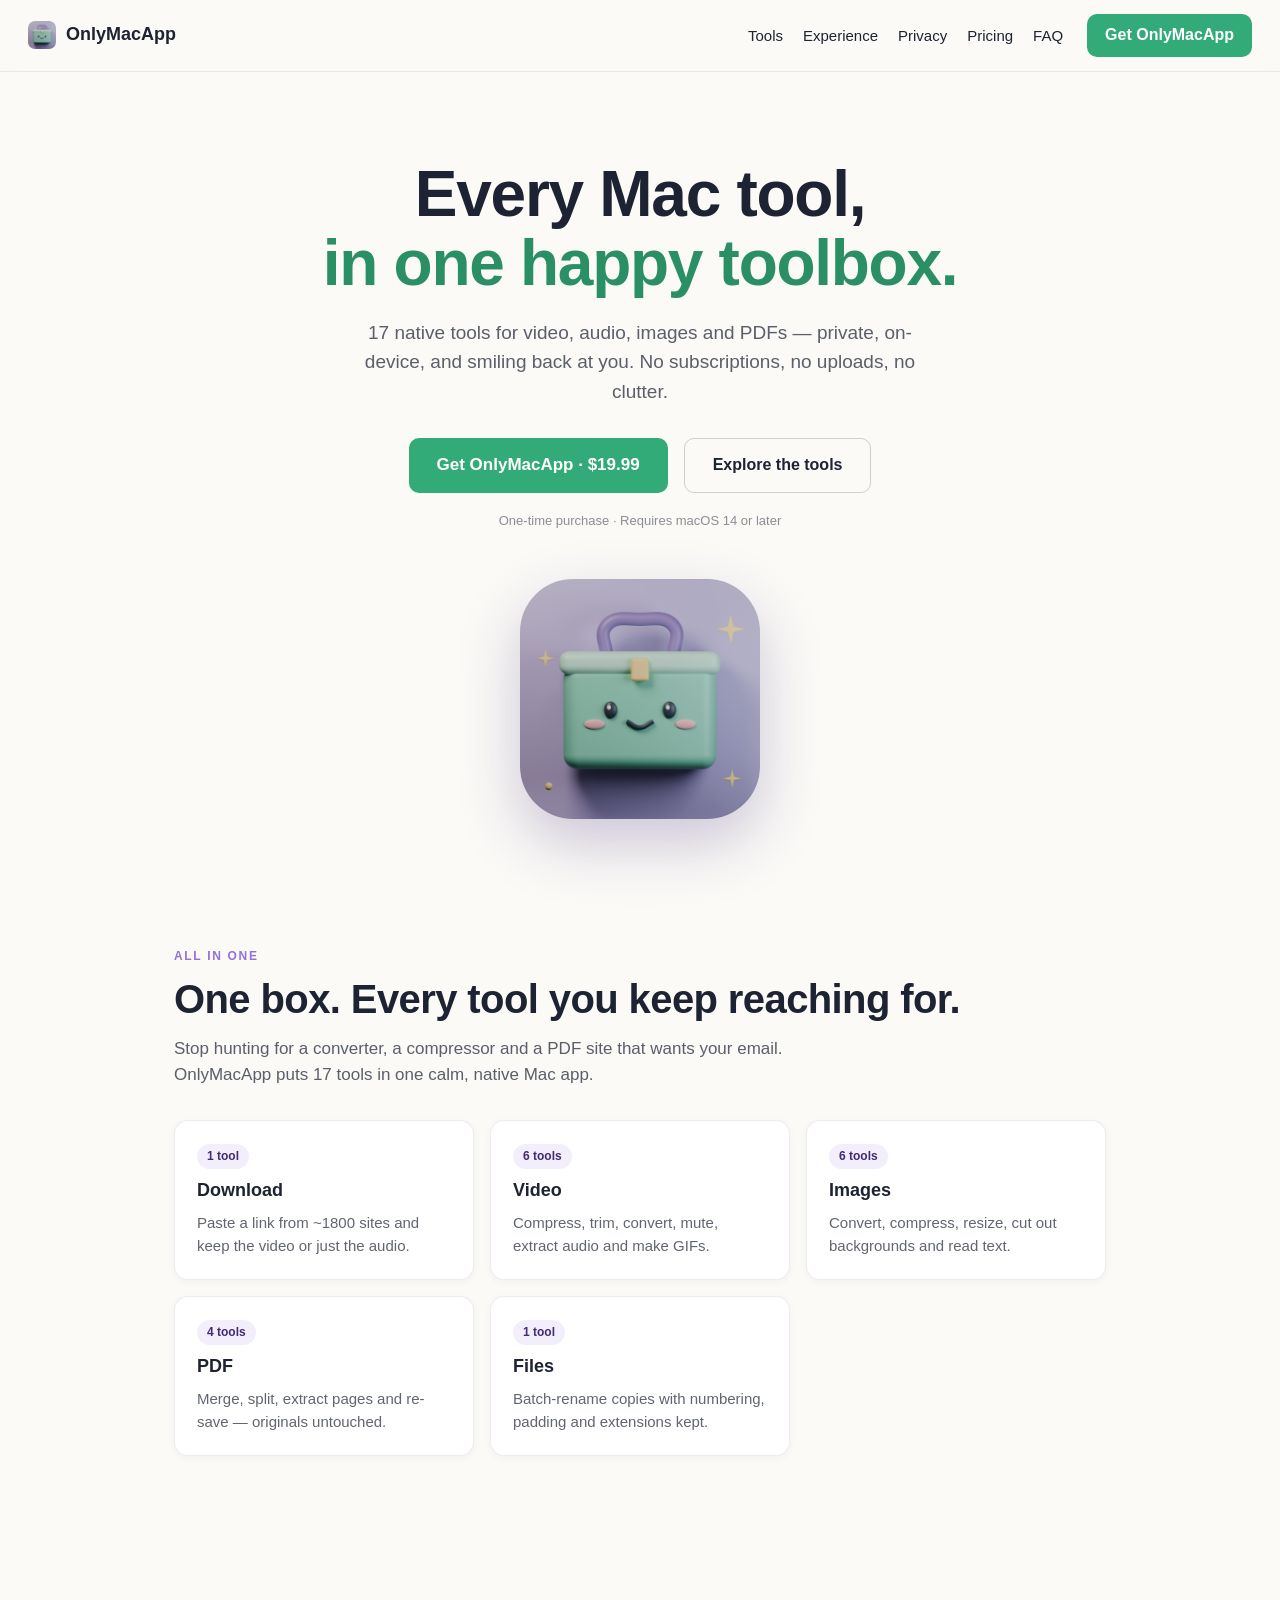
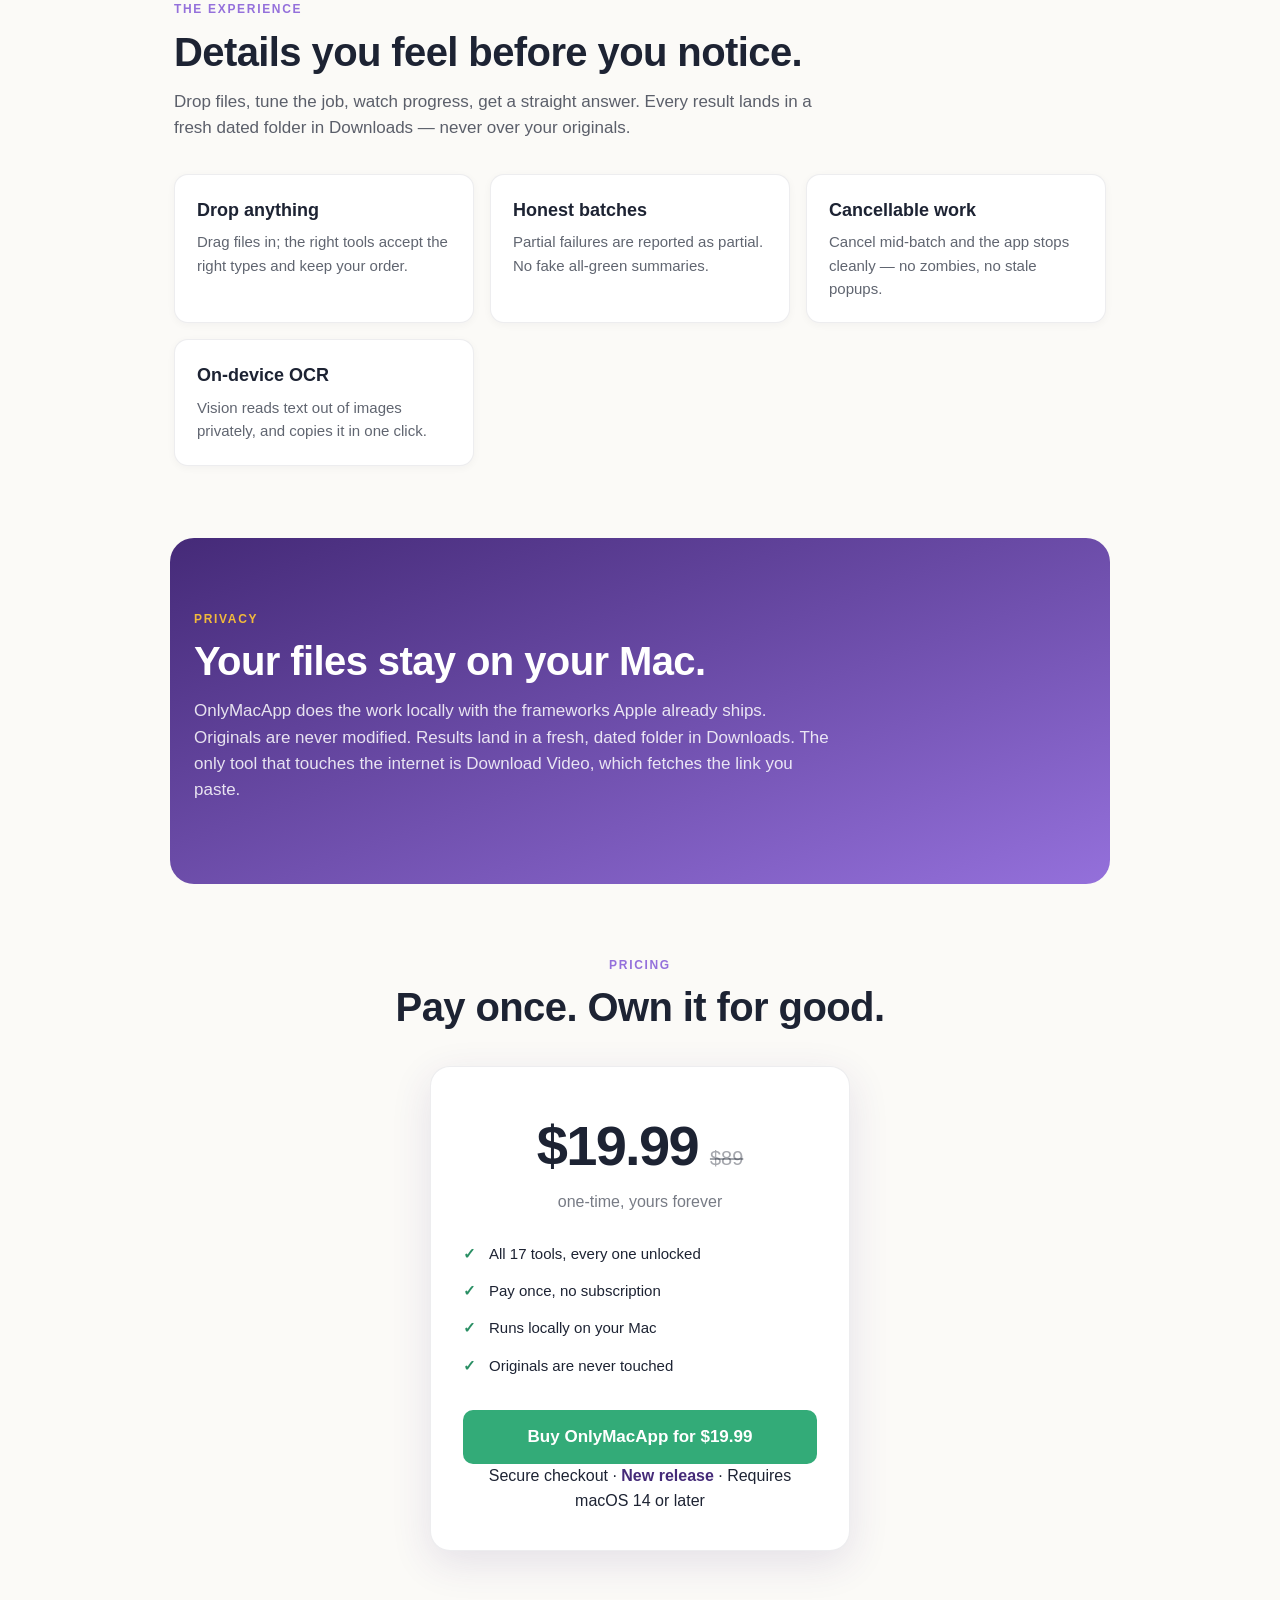
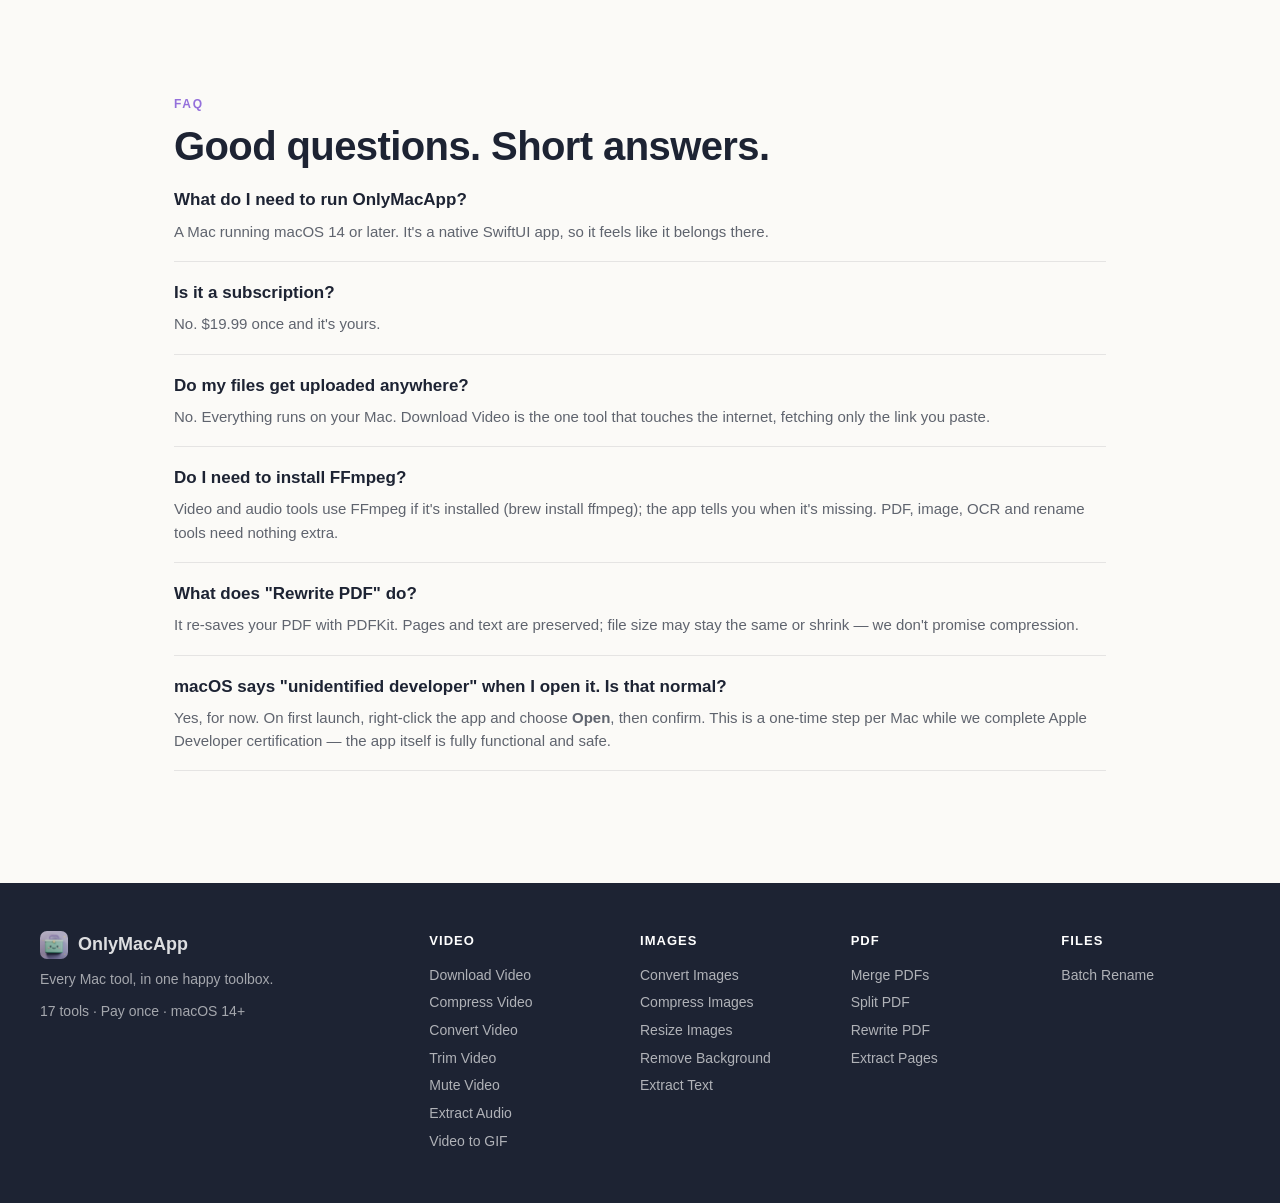
<file: index.html>
<!doctype html>
<html lang="en">
<head>
<meta charset="utf-8">
<meta name="viewport" content="width=device-width, initial-scale=1">
<title>OnlyMacApp — Every Mac tool, in one happy toolbox.</title>
<meta name="description" content="17 native Mac tools for video, audio, images, PDFs and renaming. Private, on-device, pay once.">
<link rel="icon" href="assets/img/icon-128.png">
<link rel="stylesheet" href="styles.css">
</head>
<body>
<header class="nav">
  <a class="brand" href="#top"><img src="assets/img/icon-128.png" alt="OnlyMacApp icon"> OnlyMacApp</a>
  <nav>
    <a href="#tools">Tools</a>
    <a href="#experience">Experience</a>
    <a href="#privacy">Privacy</a>
    <a href="#pricing">Pricing</a>
    <a href="#faq">FAQ</a>
  </nav>
  <a class="cta" href="#pricing">Get OnlyMacApp</a>
</header>

<main>
<section class="hero" id="top">
  <h1>Every Mac tool,<br><em>in one happy toolbox.</em></h1>
  <p class="sub">17 native tools for video, audio, images and PDFs — private, on-device, and smiling back at you. No subscriptions, no uploads, no clutter.</p>
  <div class="hero-cta">
    <a class="cta big" href="#pricing">Get OnlyMacApp · $19.99</a>
    <a class="ghost" href="#tools">Explore the tools</a>
  </div>
  <p class="fine">One-time purchase · Requires macOS 14 or later</p>
  <img class="hero-icon" src="assets/img/icon-512.png" alt="The OnlyMacApp smiling toolbox icon">
</section>

<section class="section" id="tools">
  <p class="kicker">ALL IN ONE</p>
  <h2>One box. Every tool you keep reaching for.</h2>
  <p class="sub">Stop hunting for a converter, a compressor and a PDF site that wants your email. OnlyMacApp puts 17 tools in one calm, native Mac app.</p>
  <div class="cards">
    <div class="card"><span class="count">1 tool</span><h3>Download</h3><p>Paste a link from ~1800 sites and keep the video or just the audio.</p></div>
    <div class="card"><span class="count">6 tools</span><h3>Video</h3><p>Compress, trim, convert, mute, extract audio and make GIFs.</p></div>
    <div class="card"><span class="count">6 tools</span><h3>Images</h3><p>Convert, compress, resize, cut out backgrounds and read text.</p></div>
    <div class="card"><span class="count">4 tools</span><h3>PDF</h3><p>Merge, split, extract pages and re-save — originals untouched.</p></div>
    <div class="card"><span class="count">1 tool</span><h3>Files</h3><p>Batch-rename copies with numbering, padding and extensions kept.</p></div>
  </div>
</section>

<section class="section" id="experience">
  <p class="kicker">THE EXPERIENCE</p>
  <h2>Details you feel before you notice.</h2>
  <p class="sub">Drop files, tune the job, watch progress, get a straight answer. Every result lands in a fresh dated folder in Downloads — never over your originals.</p>
  <div class="cards">
    <div class="card"><h3>Drop anything</h3><p>Drag files in; the right tools accept the right types and keep your order.</p></div>
    <div class="card"><h3>Honest batches</h3><p>Partial failures are reported as partial. No fake all-green summaries.</p></div>
    <div class="card"><h3>Cancellable work</h3><p>Cancel mid-batch and the app stops cleanly — no zombies, no stale popups.</p></div>
    <div class="card"><h3>On-device OCR</h3><p>Vision reads text out of images privately, and copies it in one click.</p></div>
  </div>
</section>

<section class="section privacy" id="privacy">
  <p class="kicker">PRIVACY</p>
  <h2>Your files stay on your Mac.</h2>
  <p class="sub">OnlyMacApp does the work locally with the frameworks Apple already ships. Originals are never modified. Results land in a fresh, dated folder in Downloads. The only tool that touches the internet is Download Video, which fetches the link you paste.</p>
</section>

<section class="section" id="pricing">
  <p class="kicker">PRICING</p>
  <h2>Pay once. Own it for good.</h2>
  <div class="price-card">
    <div class="price-tag"><span class="price">$19.99</span><span class="was">$89</span></div>
    <p class="price-note">one-time, yours forever</p>
    <ul class="price-list">
      <li>All 17 tools, every one unlocked</li>
      <li>Pay once, no subscription</li>
      <li>Runs locally on your Mac</li>
      <li>Originals are never touched</li>
    </ul>
    <a class="cta big checkout" href="#" data-checkout>Buy OnlyMacApp for $19.99</a>
    <p class="fine">Secure checkout · <span class="sold">New release</span> · Requires macOS 14 or later</p>
  </div>
</section>

<section class="section" id="faq">
  <p class="kicker">FAQ</p>
  <h2>Good questions. Short answers.</h2>
  <div class="faq-item"><h3>What do I need to run OnlyMacApp?</h3><p>A Mac running macOS 14 or later. It's a native SwiftUI app, so it feels like it belongs there.</p></div>
  <div class="faq-item"><h3>Is it a subscription?</h3><p>No. $19.99 once and it's yours.</p></div>
  <div class="faq-item"><h3>Do my files get uploaded anywhere?</h3><p>No. Everything runs on your Mac. Download Video is the one tool that touches the internet, fetching only the link you paste.</p></div>
  <div class="faq-item"><h3>Do I need to install FFmpeg?</h3><p>Video and audio tools use FFmpeg if it's installed (brew install ffmpeg); the app tells you when it's missing. PDF, image, OCR and rename tools need nothing extra.</p></div>
  <div class="faq-item"><h3>What does "Rewrite PDF" do?</h3><p>It re-saves your PDF with PDFKit. Pages and text are preserved; file size may stay the same or shrink — we don't promise compression.</p></div>
  <div class="faq-item"><h3>macOS says "unidentified developer" when I open it. Is that normal?</h3><p>Yes, for now. On first launch, right-click the app and choose <strong>Open</strong>, then confirm. This is a one-time step per Mac while we complete Apple Developer certification — the app itself is fully functional and safe.</p></div>
</section>
</main>

<footer>
  <div class="brand-col">
    <a class="brand" href="#top"><img src="assets/img/icon-128.png" alt=""> OnlyMacApp</a>
    <p>Every Mac tool, in one happy toolbox.</p>
    <p class="fine">17 tools · Pay once · macOS 14+</p>
  </div>
  <div class="link-col"><h4>Video</h4><a href="#tools">Download Video</a><a href="#tools">Compress Video</a><a href="#tools">Convert Video</a><a href="#tools">Trim Video</a><a href="#tools">Mute Video</a><a href="#tools">Extract Audio</a><a href="#tools">Video to GIF</a></div>
  <div class="link-col"><h4>Images</h4><a href="#tools">Convert Images</a><a href="#tools">Compress Images</a><a href="#tools">Resize Images</a><a href="#tools">Remove Background</a><a href="#tools">Extract Text</a></div>
  <div class="link-col"><h4>PDF</h4><a href="#tools">Merge PDFs</a><a href="#tools">Split PDF</a><a href="#tools">Rewrite PDF</a><a href="#tools">Extract Pages</a></div>
  <div class="link-col"><h4>Files</h4><a href="#tools">Batch Rename</a></div>
</footer>
<script>
// Live Stripe Payment Link — hosted checkout, US$19.99 one-time.
document.querySelectorAll('[data-checkout]').forEach(function (el) {
  el.addEventListener('click', function (e) {
    e.preventDefault();
    window.location.href = 'https://buy.stripe.com/28EbJ3d9mggt6AKeoz2Ji00';
  });
});
</script>
</body>
</html>
</file>
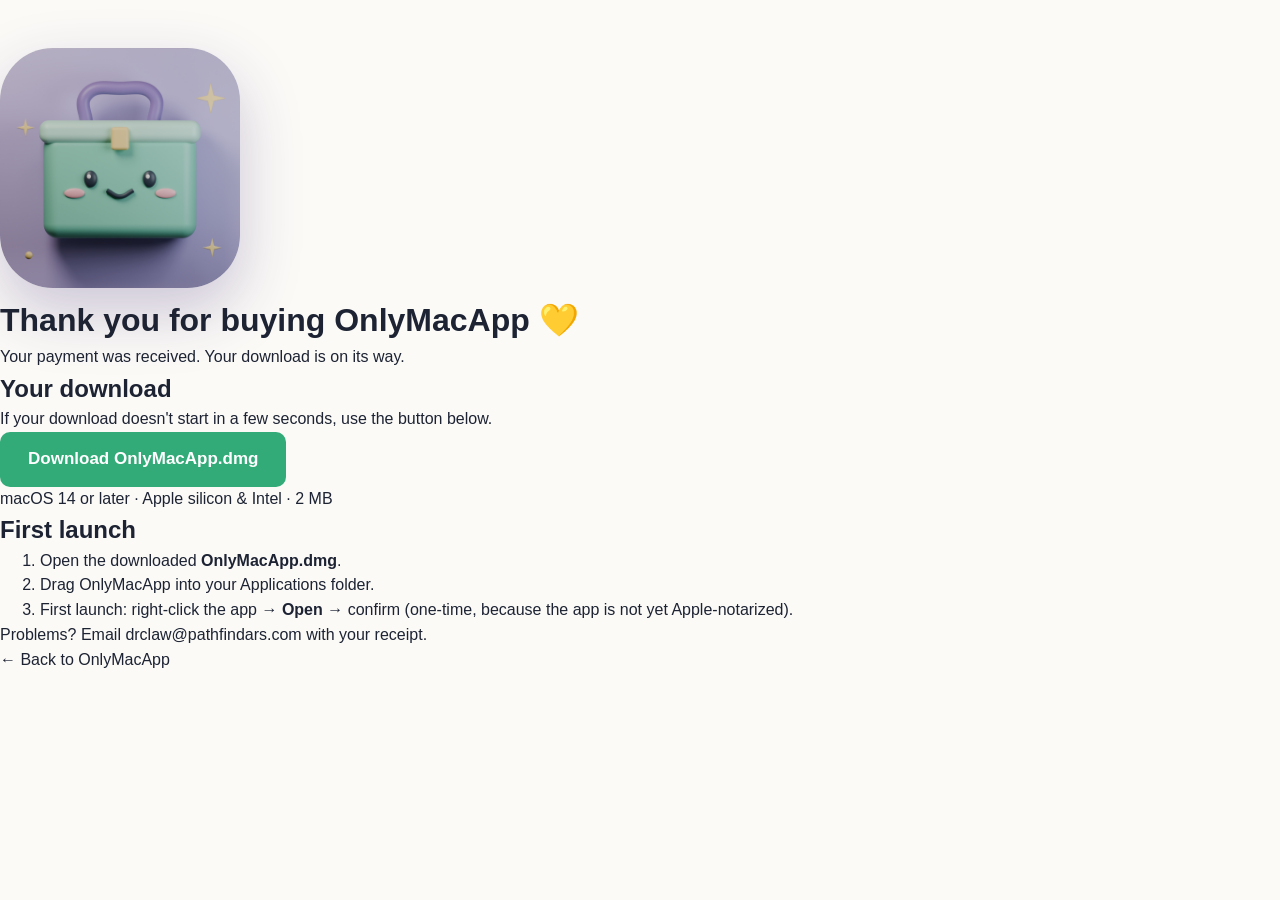
<file: thanks.html>
<!doctype html>
<html lang="en">
<head>
<meta charset="utf-8">
<meta name="viewport" content="width=device-width, initial-scale=1">
<title>Thank you — OnlyMacApp</title>
<meta name="robots" content="noindex">
<link rel="stylesheet" href="styles.css">
<link rel="icon" href="assets/img/icon-128.png">
</head>
<body class="thanks">
<main class="thanks-card">
  <img class="hero-icon" src="assets/img/icon-512.png" alt="OnlyMacApp icon">
  <h1>Thank you for buying OnlyMacApp 💛</h1>
  <p class="sub">Your payment was received. Your download is on its way.</p>
  <div class="download-box">
    <h2>Your download</h2>
    <p class="fine">If your download doesn&#39;t start in a few seconds, use the button below.</p>
    <a class="cta big" id="dl-link" href="dl/04c14ca99f70d771/OnlyMacApp.dmg" download>Download OnlyMacApp.dmg</a>
    <p class="fine">macOS 14 or later · Apple silicon &amp; Intel · 2 MB</p>
  </div>
  <div class="help-box">
    <h2>First launch</h2>
    <ol>
      <li>Open the downloaded <strong>OnlyMacApp.dmg</strong>.</li>
      <li>Drag OnlyMacApp into your Applications folder.</li>
      <li>First launch: right-click the app → <strong>Open</strong> → confirm (one-time, because the app is not yet Apple-notarized).</li>
    </ol>
    <p class="fine">Problems? Email <a href="mailto:drclaw@pathfindars.com">drclaw@pathfindars.com</a> with your receipt.</p>
  </div>
  <p class="fine"><a href="index.html">← Back to OnlyMacApp</a></p>
</main>
</body>
</html>
</file>
<file: styles.css>
:root {
  --mint: #33ab78;
  --mint-dark: #2a8f64;
  --lilac: #9470db;
  --lilac-deep: #452a78;
  --ink: #1d2333;
  --paper: #fbfaf7;
  --gold: #f2ba3b;
}
* { box-sizing: border-box; margin: 0; }
body {
  font-family: -apple-system, "SF Pro Text", "Helvetica Neue", sans-serif;
  color: var(--ink);
  background: var(--paper);
  line-height: 1.55;
}
img { max-width: 100%; }
a { color: inherit; text-decoration: none; }

.nav {
  position: sticky; top: 0; z-index: 10;
  display: flex; align-items: center; gap: 24px;
  padding: 14px 28px;
  background: rgba(251,250,247,0.85); backdrop-filter: blur(12px);
  border-bottom: 1px solid rgba(29,35,51,0.08);
}
.brand { display: flex; align-items: center; gap: 10px; font-weight: 700; font-size: 18px; }
.brand img { width: 28px; height: 28px; border-radius: 7px; }
.nav nav { display: flex; gap: 20px; margin-left: auto; font-size: 15px; }
.nav nav a:hover { color: var(--mint-dark); }

.cta {
  display: inline-block; padding: 9px 18px; border-radius: 10px;
  background: var(--mint); color: #fff; font-weight: 600;
  transition: background .15s ease, transform .15s ease;
}
.cta:hover { background: var(--mint-dark); transform: translateY(-1px); }
.cta.big { padding: 14px 28px; font-size: 17px; }
.ghost {
  display: inline-block; padding: 14px 28px; border-radius: 10px;
  border: 1px solid rgba(29,35,51,0.2); font-weight: 600;
}
.ghost:hover { border-color: var(--mint); color: var(--mint-dark); }

.hero { text-align: center; padding: 88px 24px 48px; }
.hero h1 { font-size: clamp(38px, 6vw, 64px); line-height: 1.08; letter-spacing: -0.02em; }
.hero h1 em { font-style: normal; color: var(--mint-dark); }
.hero .sub { max-width: 560px; margin: 20px auto 32px; font-size: 19px; color: rgba(29,35,51,0.72); }
.hero-cta { display: flex; gap: 16px; justify-content: center; flex-wrap: wrap; }
.hero .fine { margin-top: 18px; font-size: 13px; color: rgba(29,35,51,0.5); }
.hero-icon {
  width: clamp(160px, 24vw, 240px); margin-top: 48px;
  border-radius: 22%; box-shadow: 0 24px 60px rgba(69,42,120,0.25);
}

.section { max-width: 980px; margin: 0 auto; padding: 72px 24px; }
.kicker {
  font-size: 12px; font-weight: 700; letter-spacing: 0.14em;
  color: var(--lilac); text-transform: uppercase; margin-bottom: 10px;
}
.section h2 { font-size: clamp(28px, 4vw, 40px); letter-spacing: -0.015em; line-height: 1.15; }
.section .sub { max-width: 640px; margin: 14px 0 8px; font-size: 17px; color: rgba(29,35,51,0.72); }

.cards {
  display: grid; gap: 16px; margin-top: 32px;
  grid-template-columns: repeat(auto-fit, minmax(250px, 1fr));
}
.card {
  padding: 22px; border-radius: 14px;
  background: #fff; border: 1px solid rgba(29,35,51,0.08);
  box-shadow: 0 2px 8px rgba(29,35,51,0.04);
}
.card .count {
  display: inline-block; margin-bottom: 8px; padding: 3px 10px;
  border-radius: 999px; font-size: 12px; font-weight: 700;
  background: rgba(148,112,219,0.12); color: var(--lilac-deep);
}
.card h3 { font-size: 18px; margin-bottom: 6px; }
.card p { font-size: 15px; color: rgba(29,35,51,0.7); }

.privacy {
  background: linear-gradient(160deg, var(--lilac-deep), var(--lilac));
  border-radius: 24px; color: #fff; max-width: 940px;
}
.privacy .kicker { color: var(--gold); }
.privacy .sub { color: rgba(255,255,255,0.85); }

#pricing { text-align: center; }
.price-card {
  max-width: 420px; margin: 36px auto 0; padding: 36px 32px;
  border-radius: 20px; background: #fff;
  border: 1px solid rgba(29,35,51,0.08);
  box-shadow: 0 12px 40px rgba(69,42,120,0.12);
}
.price-tag { display: flex; align-items: baseline; gap: 12px; justify-content: center; }
.price { font-size: 56px; font-weight: 800; letter-spacing: -0.03em; }
.was { font-size: 20px; color: rgba(29,35,51,0.4); text-decoration: line-through; }
.price-note { color: rgba(29,35,51,0.6); margin-bottom: 20px; }
.price-list { list-style: none; padding: 0; margin: 0 0 26px; text-align: left; }
.price-list li { padding: 7px 0 7px 26px; position: relative; font-size: 15px; }
.price-list li::before {
  content: "✓"; position: absolute; left: 0;
  color: var(--mint-dark); font-weight: 700;
}
.checkout { width: 100%; text-align: center; }
.sold { font-weight: 700; color: var(--lilac-deep); }

.faq-item { border-bottom: 1px solid rgba(29,35,51,0.1); padding: 18px 0; }
.faq-item h3 { font-size: 17px; margin-bottom: 6px; }
.faq-item p { color: rgba(29,35,51,0.7); font-size: 15px; }

footer {
  display: grid; grid-template-columns: 2fr 1fr 1fr 1fr 1fr;
  gap: 32px; padding: 48px 40px; margin-top: 40px;
  background: var(--ink); color: rgba(255,255,255,0.85);
}
footer .brand img { border-radius: 7px; }
footer .brand-col p { font-size: 14px; margin-top: 10px; color: rgba(255,255,255,0.6); }
footer .link-col h4 { font-size: 13px; text-transform: uppercase; letter-spacing: 0.08em; margin-bottom: 10px; color: #fff; }
footer .link-col a { display: block; font-size: 14px; padding: 3px 0; color: rgba(255,255,255,0.65); }
footer .link-col a:hover { color: #fff; }

@media (max-width: 780px) {
  .nav nav { display: none; }
  footer { grid-template-columns: 1fr 1fr; }
}
</file>
